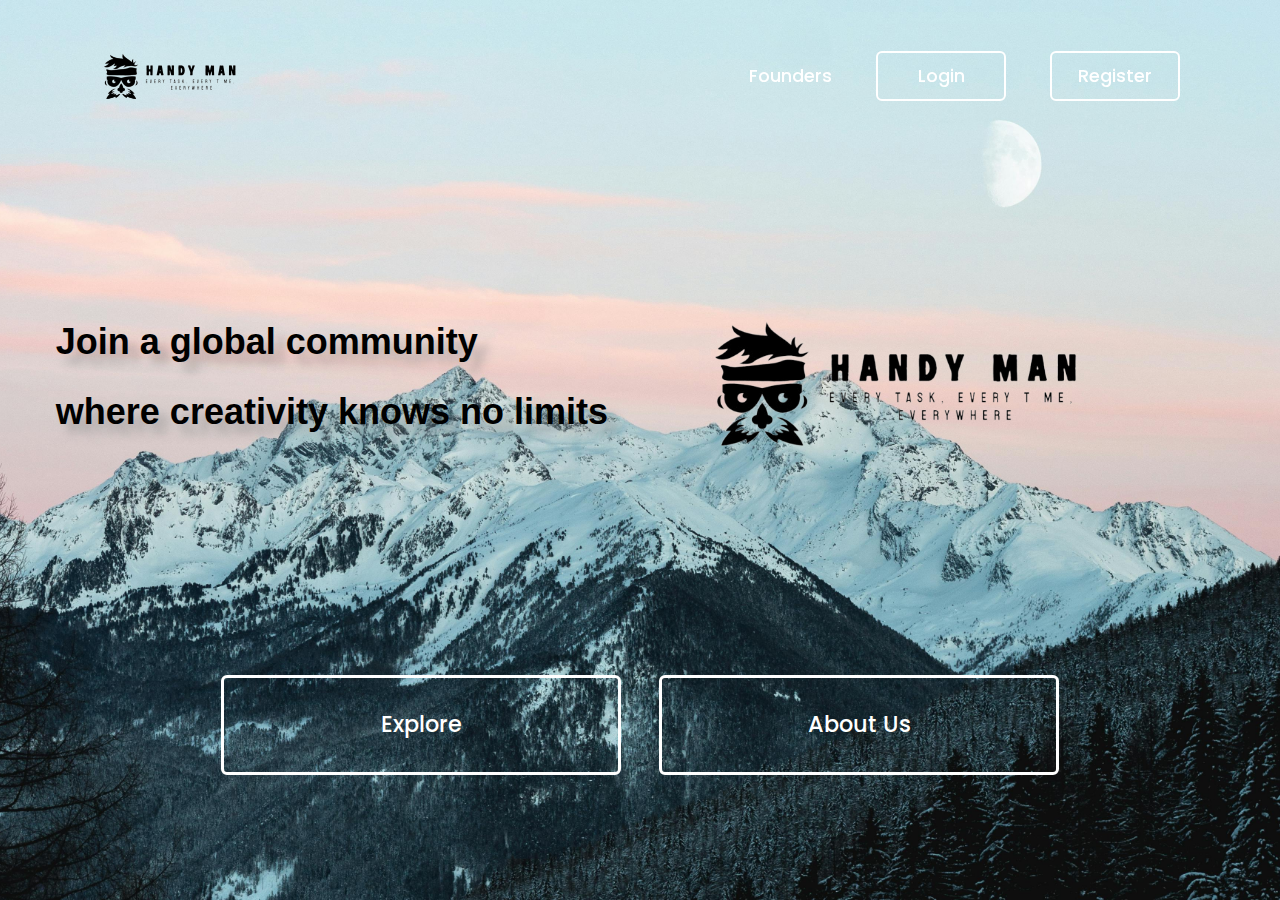
<file: index.html>
<!DOCTYPE html>
<html lang="en">
<head>
    <meta charset="UTF-8">
    <meta http-equiv="X-UA-Compatible" content="IE=edge">
    <meta name="viewport" content="width=device-width, initial-scale=1.0">
    <title>Document</title>
    <link rel="stylesheet" href="styles.css">
</head>
<body>
    <header>
          <img class="logo" src="Assets/images/HandyMan.png">
        <nav class="navigation">
            <a href="Founders.html">Founders</a>
            <button class="btnLogin-popup" onclick="window.location.href='login.html'">Login</button>
            <button class="btnLogin-popup" onclick="window.location.href='Register.html'">Register</button>
        </nav>
    </header>

<div class="row">
    <div class="col-6 mx-auto text-center button-container">
<button class="btn btn-success btn-sm m-1 custom-button" 
type="button" onclick="window.location.href='Explore.html'">
    Explore</button>
    </div>
<div class="col-6 mx-auto text-center button-container">
    <button class="btn btn-success btn-sm m-1 custom-button"
    type="button" onclick="window.location.href='AboutUS.html'">
        About Us
    </button>
    </div>
    </div>
</div>
    
    <div class="imagem-container">
        <img src="Assets/images/HandyMan.png" />
    </div>

    <div class="texto-container">
        <p class="p1">Join a global community</p> 
            <p class="p1">where creativity knows no limits</p>
    </div>
    

    
</body>
</html>
</file>
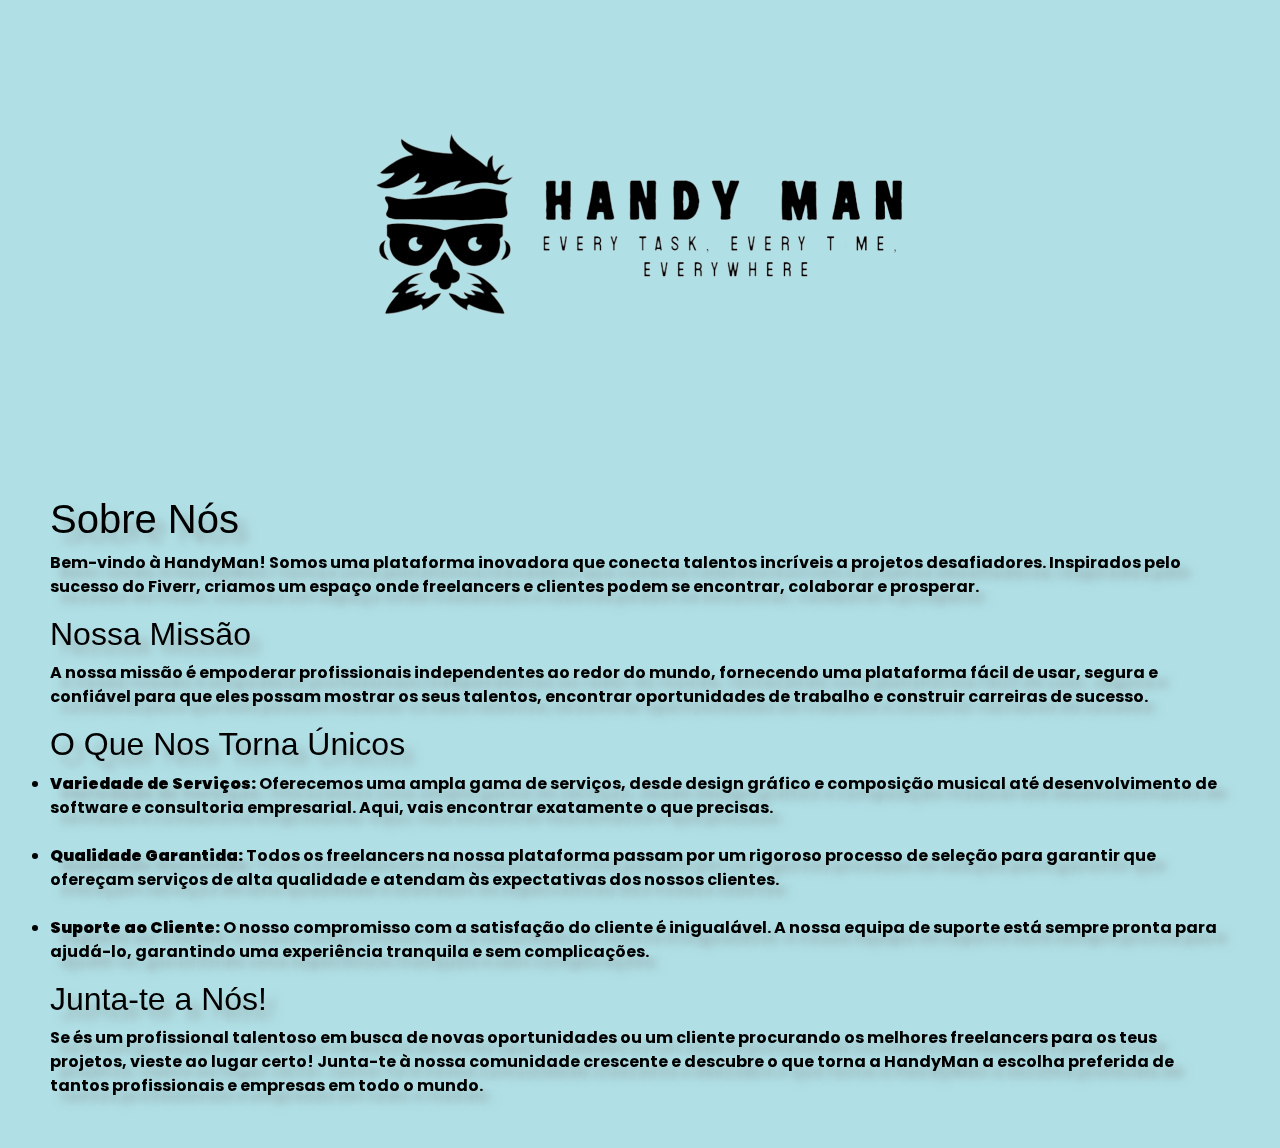
<file: AboutUS.html>
<!DOCTYPE html>
<html lang="en">
<head>
    <meta charset="UTF-8">
    <meta http-equiv="X-UA-Compatible" content="IE=edge">
    <meta name="viewport" content="width=device-width, initial-scale=1.0">
    <title>Document</title>
    <link rel="stylesheet" href="stylesAboutUS.css">
</head>
<body>
    <div class="content-container">
        <!-- Your existing content here -->
        <div class="imagem-container, text-center">
            <a href="index.html">
            <img src="Assets/images/HandyMan.png" />
            </a>
        </div>
        <div class="texto-container">
            <h1>Sobre Nós</h1>

            <p>Bem-vindo à HandyMan! Somos uma plataforma inovadora que conecta talentos incríveis a projetos desafiadores. Inspirados pelo sucesso do Fiverr, criamos um espaço onde freelancers e clientes podem se encontrar, colaborar e prosperar.</p>

            <h2>Nossa Missão</h2>

            <p>A nossa missão é empoderar profissionais independentes ao redor do mundo, fornecendo uma plataforma fácil de usar, segura e confiável para que eles possam mostrar os seus talentos, encontrar oportunidades de trabalho e construir carreiras de sucesso.</p>

            <h2>O Que Nos Torna Únicos</h2>

            <ul>
                <li><strong>Variedade de Serviços:</strong> Oferecemos uma ampla gama de serviços, desde design gráfico e composição musical até desenvolvimento de software e consultoria empresarial. Aqui, vais encontrar exatamente o que precisas.</li>
                <br>
                <li><strong>Qualidade Garantida:</strong> Todos os freelancers na nossa plataforma passam por um rigoroso processo de seleção para garantir que ofereçam serviços de alta qualidade e atendam às expectativas dos nossos clientes.</li>
                <br>
                <li><strong>Suporte ao Cliente:</strong> O nosso compromisso com a satisfação do cliente é inigualável. A nossa equipa de suporte está sempre pronta para ajudá-lo, garantindo uma experiência tranquila e sem complicações.</li>
            </ul>

            <h2>Junta-te a Nós!</h2>

            <p>Se és um profissional talentoso em busca de novas oportunidades ou um cliente procurando os melhores freelancers para os teus projetos, vieste ao lugar certo! Junta-te à nossa comunidade crescente e descubre o que torna a HandyMan a escolha preferida de tantos profissionais e empresas em todo o mundo.</p>

        </div>
    </div>
</body>

</html>
</file>
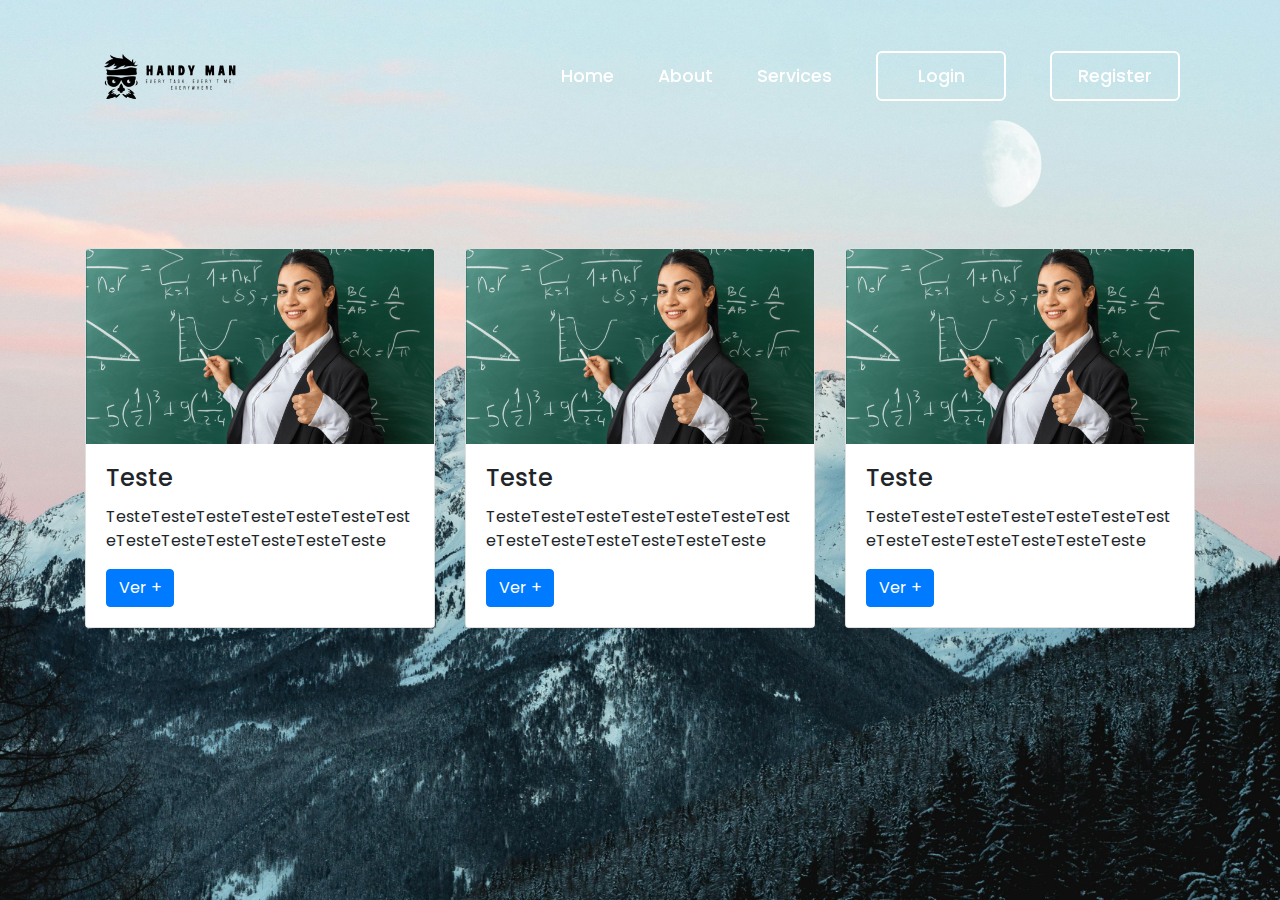
<file: BAS.html>
<!DOCTYPE html>
<html lang="en">
<head>
    <meta charset="UTF-8">
    <meta http-equiv="X-UA-Compatible" content="IE=edge">
    <meta name="viewport" content="width=device-width, initial-scale=1.0">
    <title>Document</title>
    <link rel="stylesheet" href="stylesBAS.css">
</head>
<body>

    <header>
        <img class="logo" src="Assets/images/HandyMan.png">
      <nav class="navigation">
          <a href="#">Home</a>
          <a href="#">About</a>
          <a href="#">Services</a>
          <button class="btnLogin-popup" onclick="window.location.href='login.html'">Login</button>
          <button class="btnLogin-popup" onclick="window.location.href='Register.html'">Register</button>
      </nav>
  </header>

<div class="container">
  <div class="row">
    <div class="col-md-4 mb-4">
      <div class="card">
        <img class="card-img-top" src="Assets/images/Teacher.png" alt="Card image" style="width:100%">
        <div class="card-body" style="background-color: rgba(255, 255, 255, 0.5);">
          <h4 class="card-title">Teste</h4>
          <p class="card-text">TesteTesteTesteTesteTesteTesteTesteTesteTesteTesteTesteTesteTeste</p>
          <a href="#" class="btn btn-primary">Ver +</a>
        </div>
      </div>
    </div>
    <div class="col-md-4 mb-4">
      <div class="card">
        <img class="card-img-top" src="Assets/images/Teacher.png" alt="Card image" style="width:100%">
        <div class="card-body" style="background-color: rgba(255, 255, 255, 0.5);">
          <h4 class="card-title">Teste</h4>
          <p class="card-text">TesteTesteTesteTesteTesteTesteTesteTesteTesteTesteTesteTesteTeste</p>
          <a href="#" class="btn btn-primary">Ver +</a>
        </div>
      </div>
    </div>
    <div class="col-md-4 mb-4">
      <div class="card">
        <img class="card-img-top" src="Assets/images/Teacher.png" alt="Card image" style="width:100%">
        <div class="card-body" style="background-color: rgba(255, 255, 255, 0.5);">
          <h4 class="card-title">Teste</h4>
          <p class="card-text">TesteTesteTesteTesteTesteTesteTesteTesteTesteTesteTesteTesteTeste</p>
          <a href="#" class="btn btn-primary">Ver +</a>
        </div>
      </div>
    </div>
  </div>

</div>

</body>
</html>
</file>
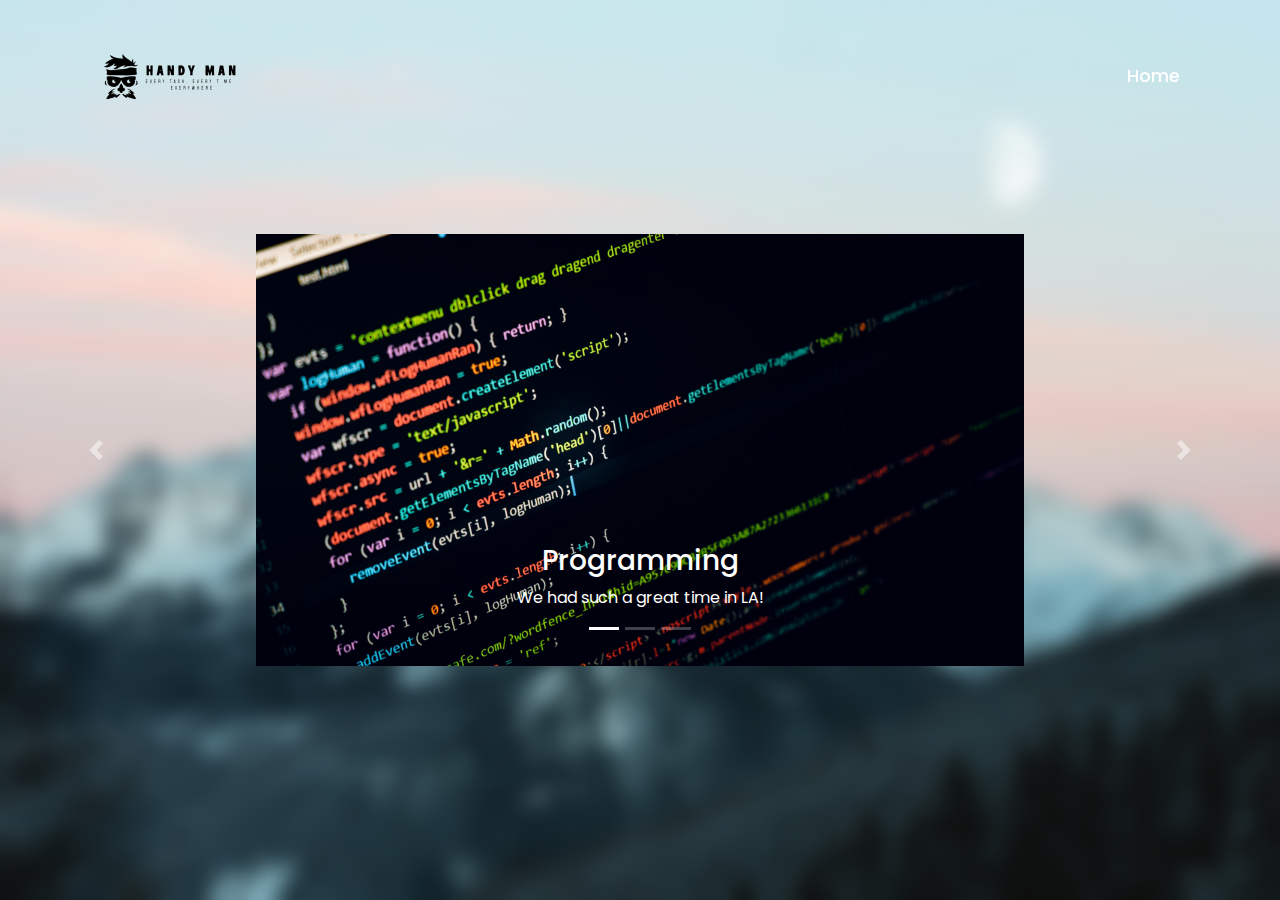
<file: Explore.html>
<!DOCTYPE html>
<html lang="en">
<head>
    <meta charset="UTF-8">
    <meta http-equiv="X-UA-Compatible" content="IE=edge">
    <meta name="viewport" content="width=device-width, initial-scale=1.0">
    <title>Document</title>
    <link rel="stylesheet" href="Explore.css">
</head>
<body>

    <header>
        <img class="logo" src="Assets/images/HandyMan.png">
      <nav class="navigation">
        <a href="index.html">Home</a>
      </nav>
    </header>
    <div id="demo" class="carousel slide carousel-container" data-ride="carousel">

      <!-- Indicators -->
      <ul class="carousel-indicators">
        <li data-target="#demo" data-slide-to="0" class="active"></li>
        <li data-target="#demo" data-slide-to="1"></li>
        <li data-target="#demo" data-slide-to="2"></li>
      </ul>
    
     <!-- The slideshow -->
  <div class="carousel-inner">
    <div class="carousel-item active">
      <img src="Assets/images/Code.jpg" alt="Los Angeles">
      <div class="carousel-caption">
        <h3>Programming</h3>
        <p>We had such a great time in LA!</p>
      </div>
    </div>
    <div class="carousel-item">
      <img src="Assets/images/Msuic.jpg" alt="Chicago">
      <div class="carousel-caption">
        <h3>Musical Production</h3>
        <p>Beautiful city with amazing music!</p>
      </div>
    </div>
    <div class="carousel-item">
      <img src="Assets/images/Video.jpg" alt="New York">
      <div class="carousel-caption">
        <h3>Video Production</h3>
        <p>Experience the hustle and bustle!</p>
      </div>
    </div>
  </div>

      <!-- Left and right controls -->
      <a class="carousel-control-prev" href="#demo" data-slide="prev">
        <span class="carousel-control-prev-icon"></span>
      </a>
      <a class="carousel-control-next" href="#demo" data-slide="next">
        <span class="carousel-control-next-icon"></span>
      </a>
    
    </div>

<script src="https://ajax.googleapis.com/ajax/libs/jquery/3.5.1/jquery.min.js"></script>
<script src="https://cdnjs.cloudflare.com/ajax/libs/popper.js/1.16.0/umd/popper.min.js"></script>
<script src="https://maxcdn.bootstrapcdn.com/bootstrap/4.5.2/js/bootstrap.min.js"></script>

</body>
</html>
</file>
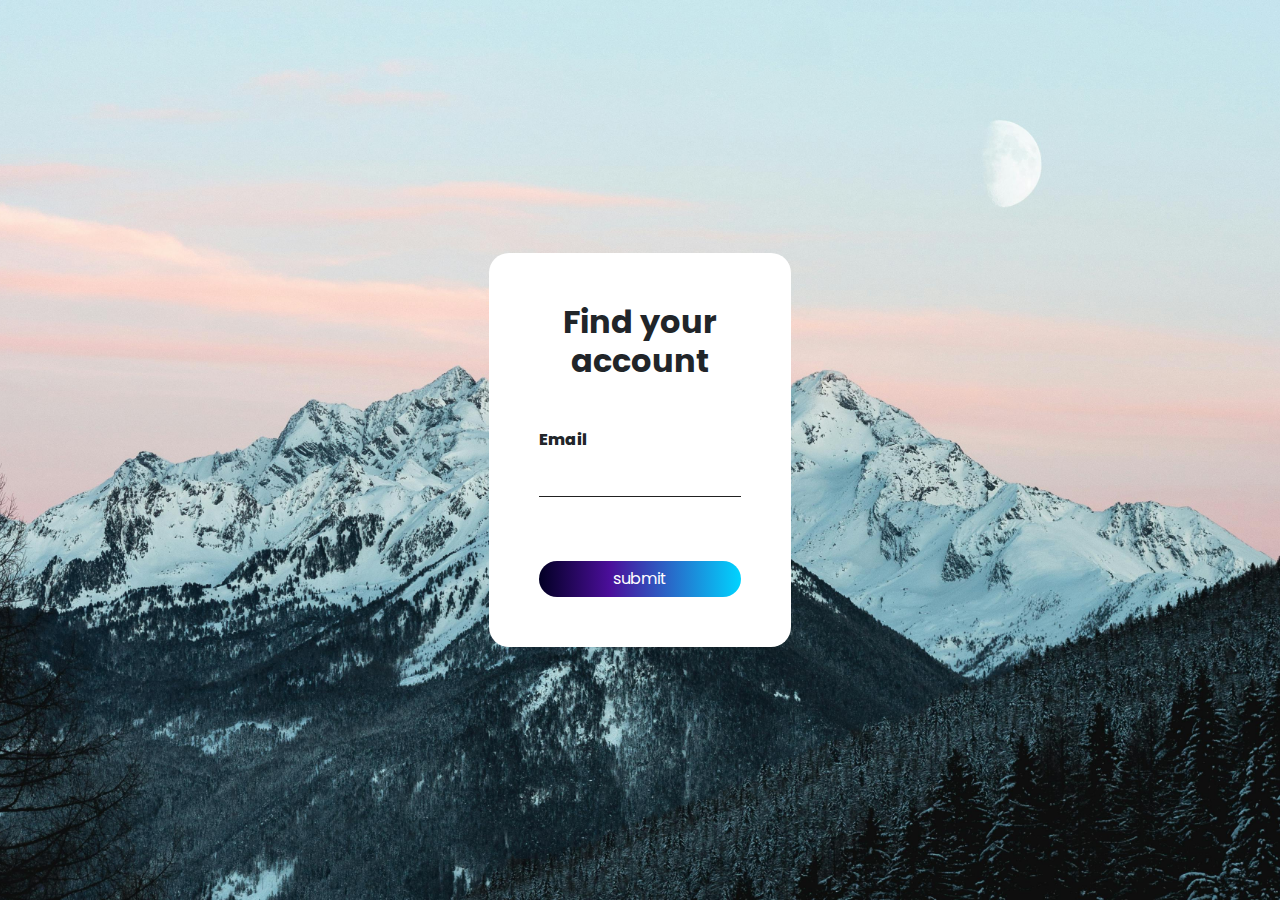
<file: forget.html>
<!doctype html>
<html lang="en">
  <head>
    <meta charset="utf-8">
    <meta name="viewport" content="width=device-width, initial-scale=1">
    <title>Forget Password</title>
    <link href="https://cdn.jsdelivr.net/npm/bootstrap@5.3.3/dist/css/bootstrap.min.css" rel="stylesheet" integrity="sha384-QWTKZyjpPEjISv5WaRU9OFeRpok6YctnYmDr5pNlyT2bRjXh0JMhjY6hW+ALEwIH" crossorigin="anonymous">
    <link rel="stylesheet" href="forget.css">
</head>
  <body>
    <div class="container-fluid">
        <form class="mx-auto">
            <h4 class="text-center">Find your account</h4>
            <div class="mb-3 mt-5">
              <label for="exampleInputEmail1" class="form-label">Email</label>
              <input type="email" class="form-control" id="exampleInputEmail1" aria-describedby="emailHelp">
            </div>
          
            <button type="submit" class="btn btn-primary mt-5">submit</button>
          </form>
    </div>

    
    <script src="https://cdn.jsdelivr.net/npm/bootstrap@5.3.3/dist/js/bootstrap.bundle.min.js" integrity="sha384-YvpcrYf0tY3lHB60NNkmXc5s9fDVZLESaAA55NDzOxhy9GkcIdslK1eN7N6jIeHz" crossorigin="anonymous"></script>
  </body>
</html>
</file>
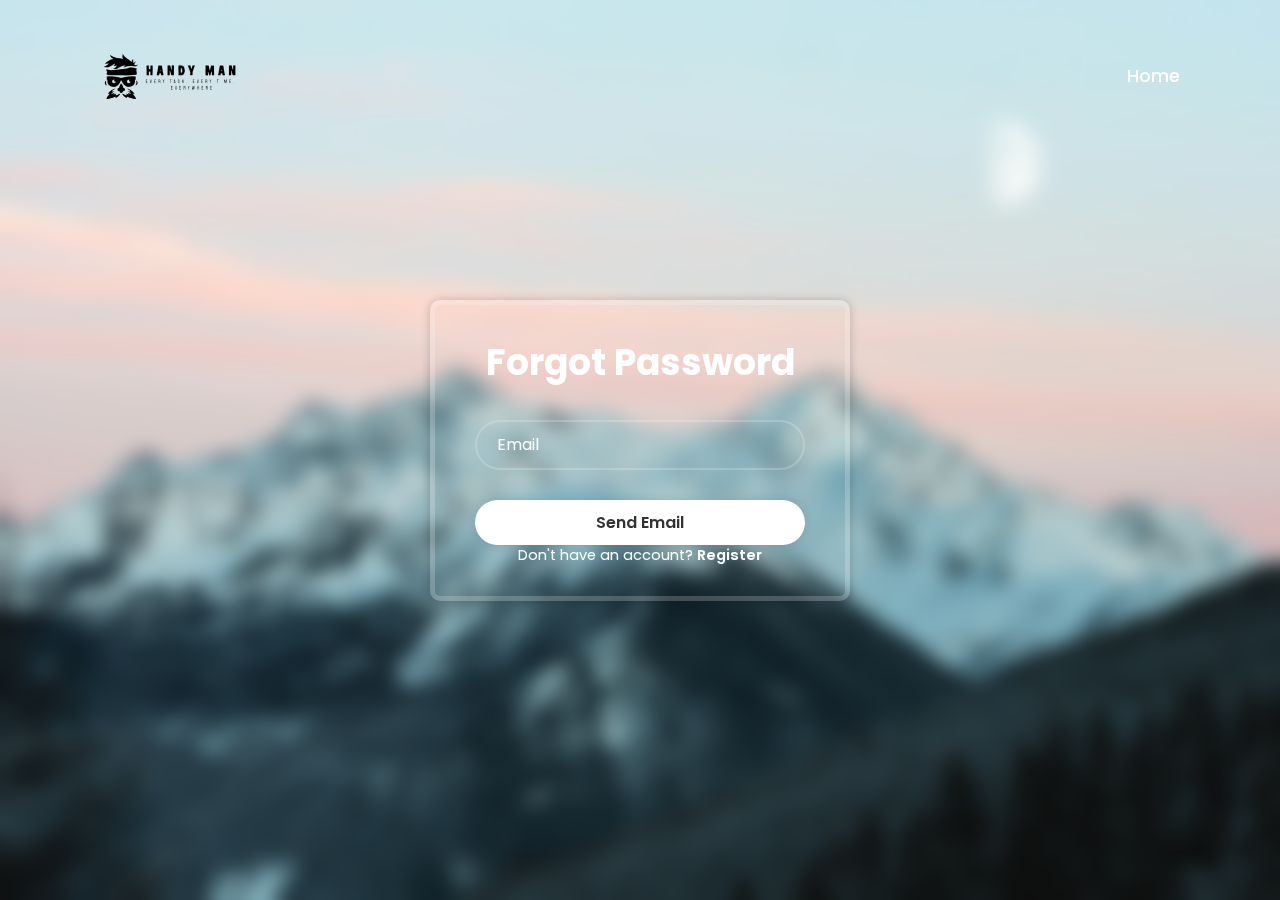
<file: forgot.html>
<!doctype html>
<html lang="en">
<head>
    <meta charset="UTF-8">
    <meta http-equiv="X-UA-Compatible" content="IE-edge">
    <meta name="viewport" content="width=device-width, initial-scale=1">
    <title>Login</title>
    <link rel="stylesheet" href="login.css">
</head>
<body>

<header>
    <img class="logo" src="Assets/images/HandyMan.png">
    <nav class="navigation">
        <a href="index.html">Home</a>
    </nav>
</header>

<div class="wrapper">
    <form action="">
        <h1>Forgot Password</h1>
        <div class="input-box">
            <input type="text" id="input1" placeholder="Email" required>
            <i class='bx bxs-user'></i>
        </div>

        <button type="button" class="btn" >Send Email</button>

        
        <div class="register-link">
            <p>Don't have an account?
                <a href="Register.html">Register</a>
            </p>
        </div>
    </form>
</div>

<script>
    function Login() {
        var email = document.getElementById("input1").value;
        var password = document.getElementById("input2").value;

        if (email === "Marcelo@gmail.com" && password === "senha123") {
            window.location.href = "index.html";
        } else {
            alert("This account doesn't exist");
        }
    }
</script>

</body>
</html>
</file>
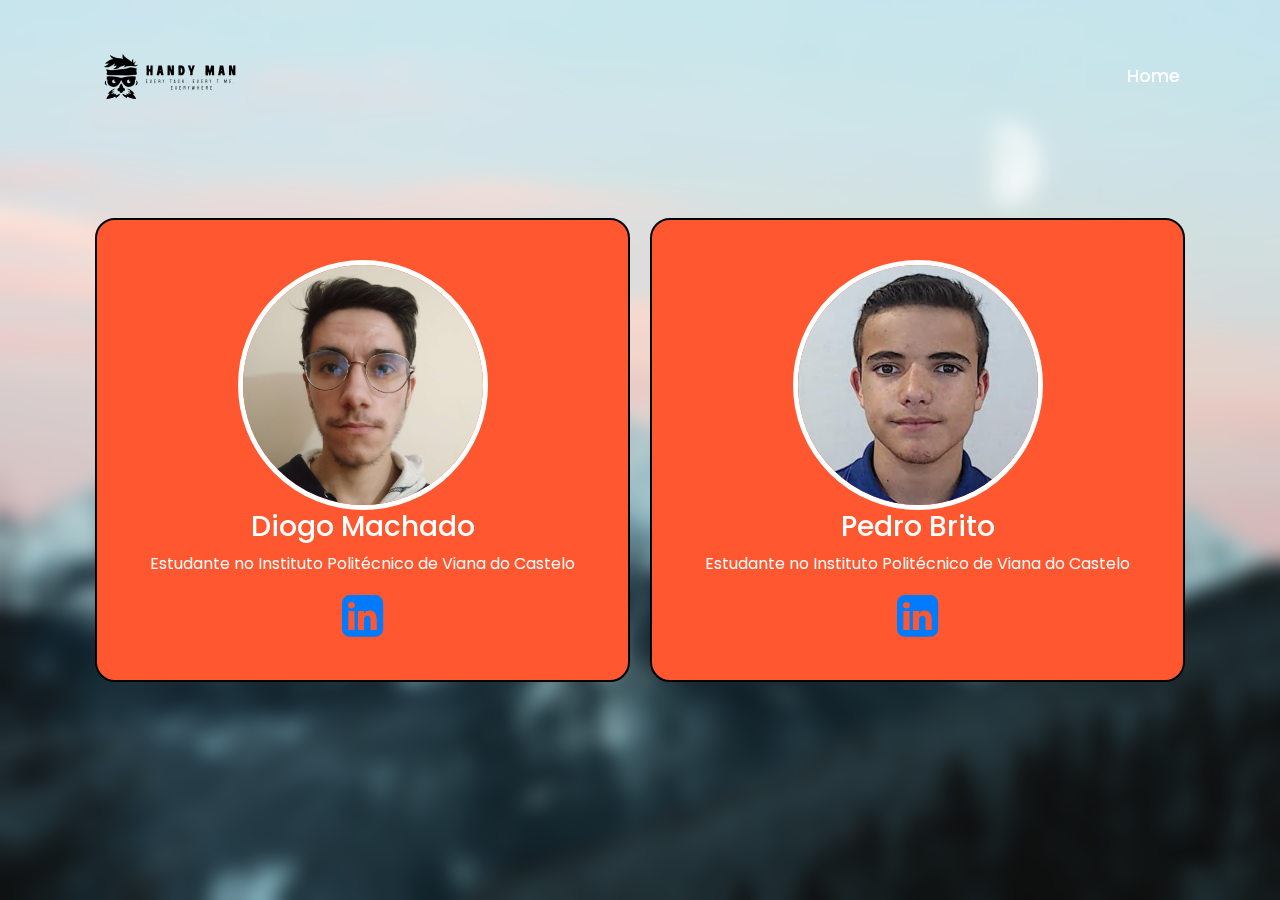
<file: Founders.html>
<!doctype html>
<html lang="en">
  <head>
    <meta charset="utf-8">
    <meta name="viewport" content="width=device-width, initial-scale=1">
    <title>Login</title>
    <link href="https://cdn.jsdelivr.net/npm/bootstrap@5.3.3/dist/css/bootstrap.min.css" rel="stylesheet" integrity="sha384-QWTKZyjpPEjISv5WaRU9OFeRpok6YctnYmDr5pNlyT2bRjXh0JMhjY6hW+ALEwIH" crossorigin="anonymous">
    <link rel="stylesheet" href="Founders.css">
</head>
  <body>
    <header>
        <img class="logo" src="Assets/images/HandyMan.png">
      <nav class="navigation">
        <a href="index.html">Home</a>
      </nav>
    </header>

    <div class="container">
          <div class="profile-box">
            <img src="Assets/images/Eu3.png" class="ProfilePic" style="width: 250px; height: 250px;">
            <h3>Diogo Machado</h3>
            <p>Estudante no Instituto Politécnico de Viana do Castelo</p>
            <a href="https://www.linkedin.com/">
              <i class="fa fa-linkedin-square" style="font-size:48px"></i>
            </a>
                    </div>
          <div class="profile-box">
            <img src="Assets/images/FotoDoCidadao.jpg" class="ProfilePic" style="width: 250px; height: 250px;">
            <h3>Pedro Brito</h3>
            <p>Estudante no Instituto Politécnico de Viana do Castelo</p>
            <a href="https://www.linkedin.com/">
              <i class="fa fa-linkedin-square" style="font-size:48px"></i>
            </a>
                    </div>
        </div>

    
    
  

    
    <script src="https://cdn.jsdelivr.net/npm/bootstrap@5.3.3/dist/js/bootstrap.bundle.min.js" integrity="sha384-YvpcrYf0tY3lHB60NNkmXc5s9fDVZLESaAA55NDzOxhy9GkcIdslK1eN7N6jIeHz" crossorigin="anonymous"></script>
  </body>
</html>
</file>
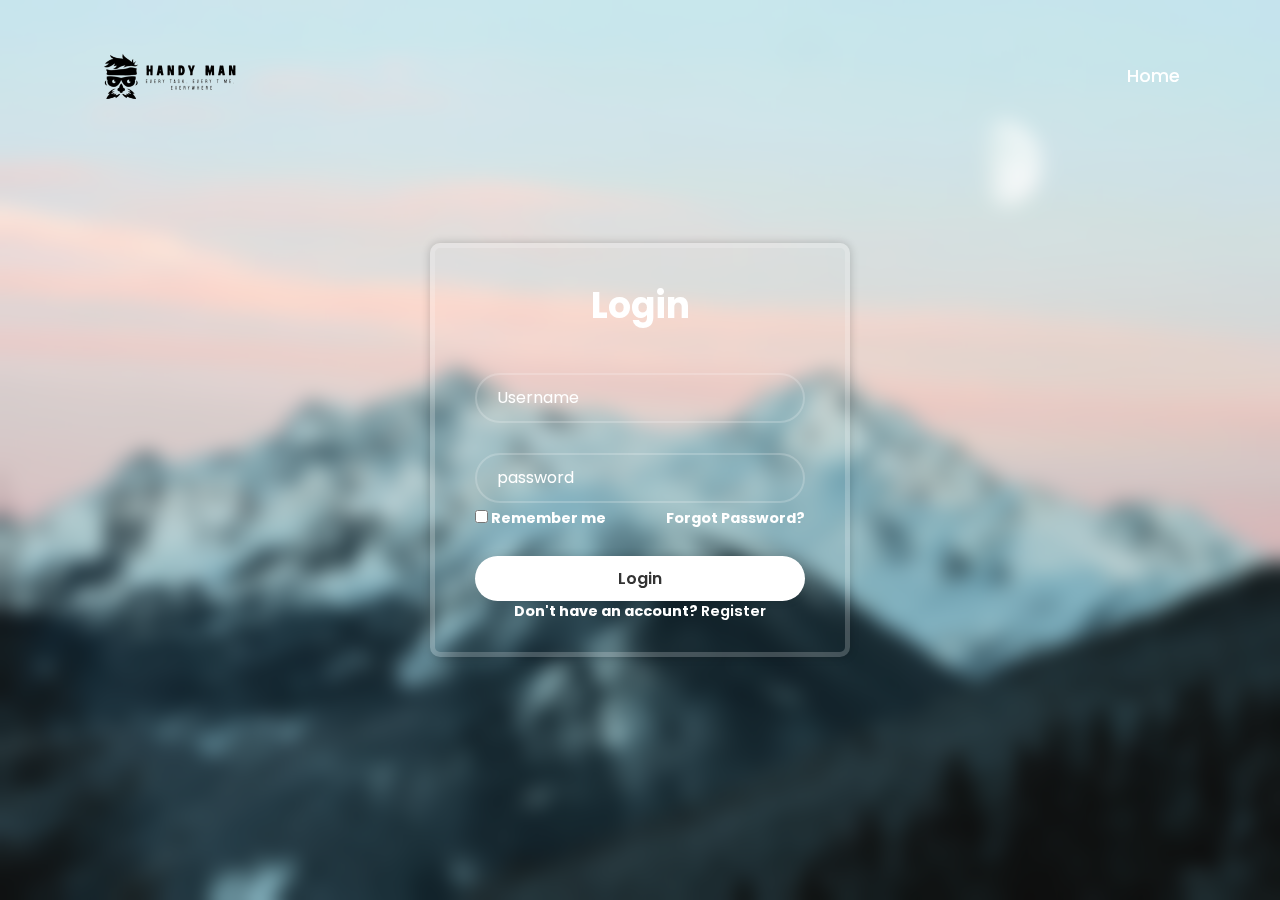
<file: login.html>
<!DOCTYPE html>
<html lang="pt">
<head>
    <meta charset="UTF-8">
    <meta http-equiv="X-UA-Compatible" content="IE-edge">
    <meta name="viewport" content="width=device-width, initial-scale=1">
    <title>Login</title>
    <link rel="stylesheet" href="login.css">
</head>
<body>
    
<header>
    <img class="logo" src="Assets/images/HandyMan.png">
    <nav class="navigation">
        <a href="index.html">Home</a>
    </nav>
</header>

<div class="wrapper">
    <form id="loginForm">
        <h1>Login</h 1>
        <div class="input-box">
            <input type="text" id="username" placeholder="Username" required>
            
        </div>
    
        <div class="input-box">
            <input type="password" id="password" placeholder="password" required>
            
        </div>
    
        <div class="remember-forgot">
            <label><input type="checkbox">Remember me
            </label>
            <a href="forgot.html">Forgot Password?</a>
        </div>
    
        <button type="submit" class="btn">Login</button>
    
        
        <div class="register-link">
            <p>Don't have an account?
                <a href="Register.html">Register</a>
            </p>
        </div>
    </form>
</div>

<script src="/scripts/Login.js"></script>

</body>
</html>
</file>
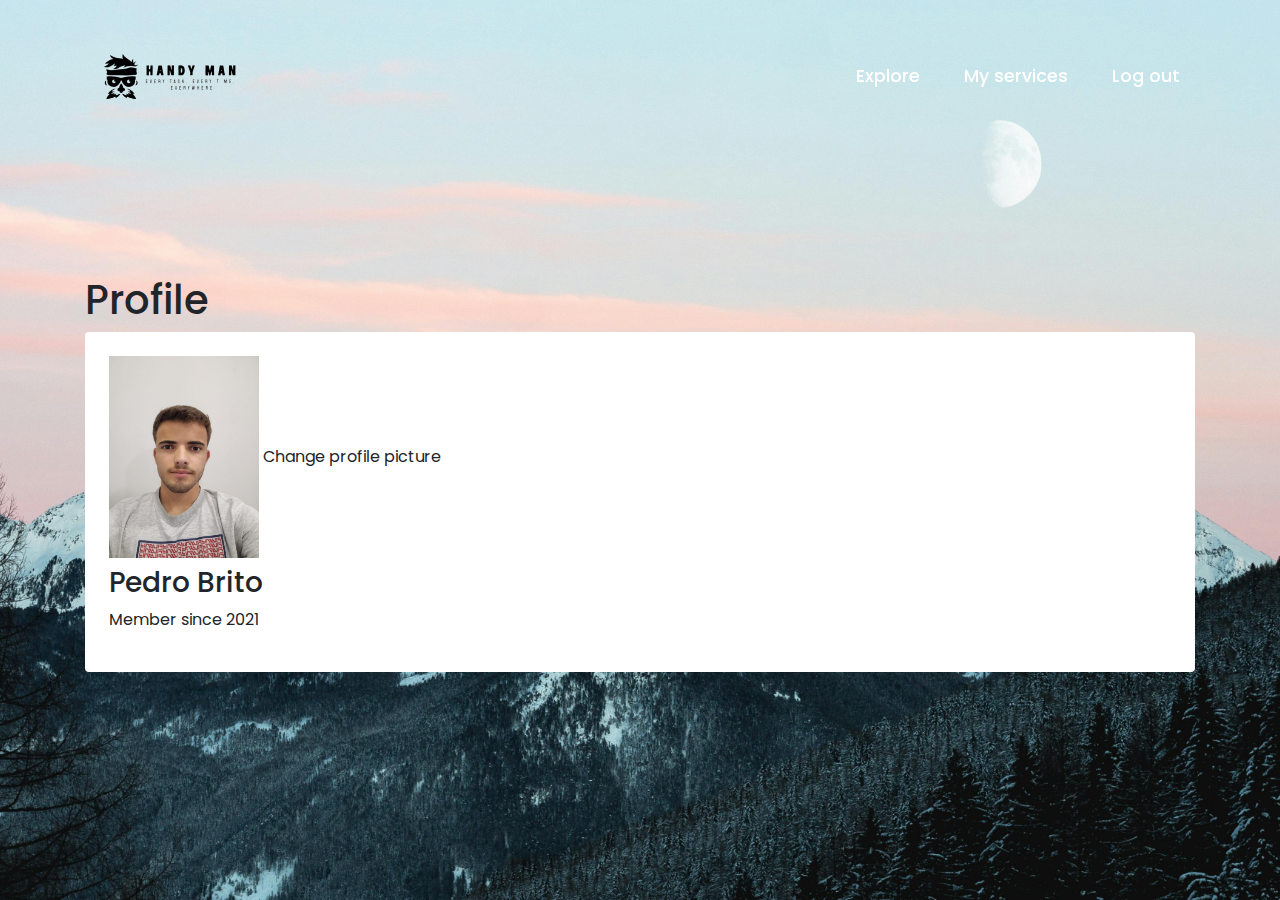
<file: perfil.html>
<!DOCTYPE html>
<html lang="pt">
<head>
    <meta charset="UTF-8">
    <meta http-equiv="X-UA-Compatible" content="IE-edge">
    <meta name="viewport" content="width=device-width, initial-scale=1">
    <title>Login</title>
    <link rel="stylesheet" href="user-dashboard.css">
</head>
<body>
    
<header>
    <img class="logo" src="Assets/images/HandyMan.png">
    <nav class="navigation">
        <a href="user-explore.html">Explore</a>
        <a href="user-dashboard.html">My services</a>
        <a href="index.html">Log out</a>

    </nav>
</header>

<div class="container mt-5">
    <h1>Profile</h1>

    <!-- Container para a tabela -->
    <div id="tableContainer" class="p-4 bg-white rounded">
        <div class="profile-box">
            <label for="profileImageInput">
                <img id="profileImage" src="./Assets/images/PedroBrito.jpeg" class=" profile-image" width="150">
                <span class="mt-2">Change profile picture</span>
            </label>
            <input type="file" id="profileImageInput" accept="image/*" style="display: none;">

            <h3>Pedro Brito</h3>
            <p>Member since 2021</p>
                    </div>
        </div>
    </div>
</div>



</body>
</html>
</file>
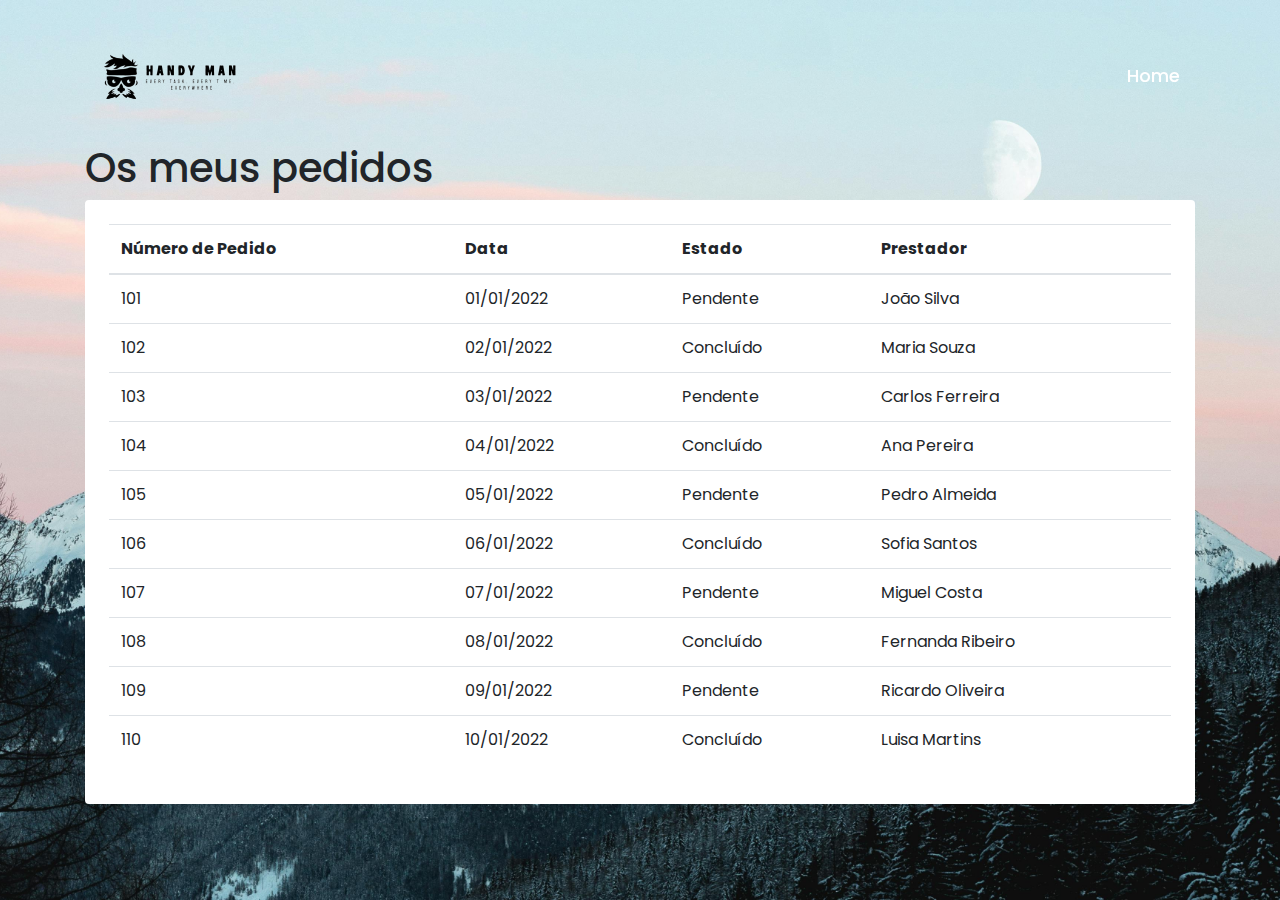
<file: user-dashboard.html>
<!DOCTYPE html>
<html lang="pt">
<head>
    <meta charset="UTF-8">
    <meta http-equiv="X-UA-Compatible" content="IE-edge">
    <meta name="viewport" content="width=device-width, initial-scale=1">
    <title>Login</title>
    <link rel="stylesheet" href="user-dashboard.css">
</head>
<body>
    
<header>
    <img class="logo" src="Assets/images/HandyMan.png">
    <nav class="navigation">
        <a href="index.html">Home</a>
    </nav>
</header>

<div class="container mt-5">
    <h1>Os meus pedidos</h1>

    <!-- Container para a tabela -->
    <div id="tableContainer" class="p-4 bg-white rounded"></div>
</div>


<script src="/scripts/user-dashboard.js"></script>

</body>
</html>
</file>
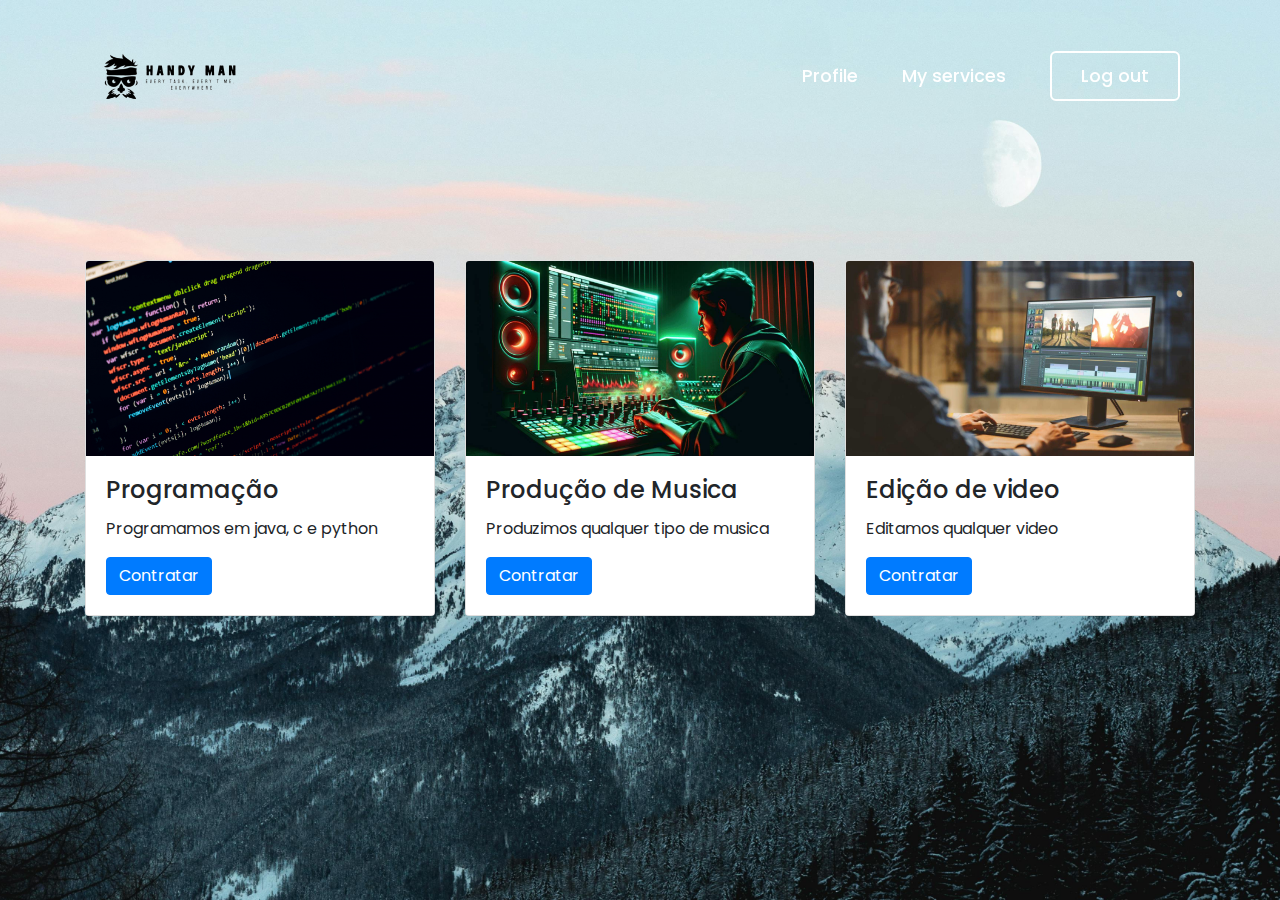
<file: user-explore.html>
<!DOCTYPE html>
<html lang="en">
<head>
    <meta charset="UTF-8">
    <meta http-equiv="X-UA-Compatible" content="IE=edge">
    <meta name="viewport" content="width=device-width, initial-scale=1.0">
    <title>Document</title>
    <link rel="stylesheet" href="user-explore.css">
</head>
<body>

    <header>
        <img class="logo" src="Assets/images/HandyMan.png">
      <nav class="navigation">
          <a href="perfil.html">Profile</a>
          <a href="user-dashboard.html">My services</a>
          <button class="btnLogin-popup" onclick="window.location.href='index.html'">Log out</button>
      </nav>
  </header>

<div class="container">
  <div class="row">
    <div class="col-md-4 mb-4">
      <div class="card">
        <img class="card-img-top" src="Assets/images/Code.jpg" alt="Card image" style="width:100%">
        <div class="card-body" style="background-color: rgba(255, 255, 255, 0.5);">
          <h4 class="card-title">Programação</h4>
          <p class="card-text">Programamos em java, c e python</p>
          <a href="#" class="btn btn-primary">Contratar</a>
        </div>
      </div>
    </div>
    <div class="col-md-4 mb-4">
      <div class="card">
        <img class="card-img-top" src="Assets/images/Msuic.jpg" alt="Card image" style="width:100%">
        <div class="card-body" style="background-color: rgba(255, 255, 255, 0.5);">
          <h4 class="card-title">Produção de Musica</h4>
          <p class="card-text">Produzimos qualquer tipo de musica</p>
          <a href="#" class="btn btn-primary">Contratar</a>
        </div>
      </div>
    </div>
    <div class="col-md-4 mb-4">
      <div class="card">
        <img class="card-img-top" src="Assets/images/Video.jpg" alt="Card image" style="width:100%">
        <div class="card-body" style="background-color: rgba(255, 255, 255, 0.5);">
          <h4 class="card-title">Edição de video</h4>
          <p class="card-text">Editamos qualquer video</p>
          <a href="#" class="btn btn-primary">Contratar</a>
        </div>
      </div>
    </div>
  </div>

</div>

</body>
</html>
</file>
<file: forget.css>
@import url('https://fonts.googleapis.com/css2?family=Poppins:wght@300;400;500;600;700;800;900&display=swap');

*{
    padding: 0;
    margin: 0;
    box-sizing: border-box;
  
}

body{
    display: flex;
    justify-content: center;
    align-items: center;
    min-width: 100vw;
    min-height: 100vh; 
    background: url('Assets/images/background.jpg') no-repeat;
    background-size: cover;
    background-position: center;
    font-family: 'Poppins', sans-serif;

}
form{
    border-radius: 20px;
    width: 24% !important;
    background-color: white !important;
    padding: 50px;
}

.btn-primary{
    width: 100%;
    border: none;
    border-radius: 50px;
    background: linear-gradient(90deg, rgba(2,0,36,1) 0%, rgba(75,14,154,1) 35%, rgba(0,212,255,1) 100%);
    
}

.form-control{
    color: rgba(0,0,0,.87);
    border-bottom-color: rgba(0,0,0,.42);
    box-shadow: none !important;
    border: none;
    border-bottom: 1px solid;
    border-radius: 4px 4px 0 0;
    }
 h4{
    font-size: 2rem !important;
    font-weight: 700;
 }  
 .form-label{
    font-weight: 800 !important;
 }
@media only screen and (max-width: 600px) {
    form {
        width: 100% !important;
    }
  }
</file>
<file: login.css>
@import url('https://fonts.googleapis.com/css2?family=Poppins:wght@300;400;500;600;700;800;900&display=swap');

*{
    padding: 0;
    margin: 0;
    box-sizing: border-box;
    font-family: "Poppins", sans-serif;
  
}

body {
    display: flex;
    justify-content: center;
    align-items: center;
    min-width: 100vw;
    min-height: 100vh; 
    background: url('Assets/images/background.jpg') no-repeat;
    background-size: cover;
    background-position: center;
    font-family: 'Poppins', sans-serif;
    backdrop-filter: blur(10px); 
}
@import url('https://fonts.googleapis.com/css2?family=Poppins:wght@300;400;500;600;700;800;900&display=swap');
@import url('https://cdn.jsdelivr.net/npm/bootstrap@4.6.2/dist/css/bootstrap.min.css');
@import url('https://maxcdn.bootstrapcdn.com/bootstrap/4.1.0/css/bootstrap.min.css');
*{
    margin: 0;
    padding: 0;
    box-sizing: border-box;
    font-family: 'Poppins' , sans-serif;
}


body {
    display: flex;
    justify-content: center;
    align-items: center;
    margin: 0; /* Remove margens padrão do body */
    height: 100vh; /* Altura total da viewport */
    background: url('Assets/images/background.jpg') no-repeat;
    background-size: cover;
    background-position: center;
}





header{
    position: fixed;
    top: 0;
    left: 0;
    width: 100%;
    padding: 20px 100px;
    display: flex;
    justify-content: space-between;
    align-items: center; 
    z-index: 99;
    
}

.logo {
    width: 13%;
    height: auto;
}

.navigation a{
    position: relative;
    font-size: 1.1em;
    color: white;
    text-decoration: none;
    font-weight: 500;
    margin-left: 40px;
}

.navigation a::after
{

    content: '';
    position: absolute;
    left: 0;
    bottom: -6px;
    width: 100%;
    height: 3px;
    background: #fff;
    transform-origin: right;
    border-radius: 5px;
    transform: scaleX(0);
    transition: transform .5s;
}

.navigation a:hover::after
{
    transform-origin: left;
    transform: scaleX(1);
}


.navigation .btnLogin-popup{
    width: 130px;
    height: 50px;
    background: transparent;
    border: 2px solid #fff;
    outline: none;
    border-radius: 6px;
    cursor: pointer;
    font-size: 1.1em;
    color: #fff;
    font-weight: 500;
    margin-left: 40px;
    transition: .5s;
}

.navigation .btnLogin-popup:hover {
    background: #fff;
    color: #162938;
}

.button-container {
    margin-top: 550px; /* Ajuste o valor conforme necessário */
}

.buttonn-container {
    margin: auto;
    text-align: center;
}

.custom-button {
    width: 400px;
    height: 100px;
    background: transparent;
    border: 3px solid #fff;
    outline: none;
    border-radius: 6px;
    cursor: pointer;
    font-size: 1.4em;
    color: #fff;
    font-weight: 500;
    margin-left: 40px;
    transition: .5s;

}

.custom-button:hover {
    background: #fff;
    color: #162938;
}

.imagem-container img {
    max-width: 100%; /* Garante que a imagem não ultrapasse a largura do contêiner */
    height: auto; /* Mantém a proporção */
}

.texto-container {
    margin: 50px;
    font-family: 'Segoe UI', Tahoma, Geneva, Verdana, sans-serif;
    font-size: 12;
    font-weight: bold;
    color: black; /* Cor do texto */
    text-shadow: 10px 10px 10px rgba(128, 128, 128, 0.5); /* Adiciona sombra de texto cinza */
}

.wrapper{
    width: 420px;
    background: transparent;
    border: 5px solid rgba(255, 255, 255, .2);
    backdrop-filter: blur(20px);
    box-shadow: 0 0 10px rgba(0, 0, 0, .2);
    color: #fff;
    border-radius: 10px;
    padding:30px 40px;

}

.wrapper h1{
    font-size: 36px;
    text-align: center;
}

.wrapper .input-box
{
    width: 100%;
    height: 50px;
    margin: 30px 0;
}

.input-box input
{
    width: 100%;
    height: 100%;
    background: transparent;
    border: none;
    outline: none;
    border: 2px solid rgba(255, 255, 255, .2);
    border-radius: 40px;
    font-size: 16px;
    color: #fff;
    padding: 20px 45px 20px 20px;
}

.input-box input::placeholder{
    color: #fff;

}

.input-box i {
    position: absolute;
    right: 20px;
    top: 50%;
    transform: translateY(-50%);
    font-size: 20px;
}

.wrapper .remember-forgot{
    display: flex;
    justify-content: space-between;
    font-size: 14.5px;
    margin: -15px 0 15px;

}

.remember-forgot label input{
    accent-color: #fff;
    margin-right: 3px;
}

.remember-forgot a{
    color: #fff;
    text-decoration: none;
}

.remember-forgot a:hover{
    text-decoration: underline;
}

.wrapper .btn{
    width: 100%;
    height: 45px;
    background: #fff;
    border: none;
    outline: none;
    border-radius: 40px;
    box-shadow: 0 0 10px rgba(0, 0, 0, .1);
    cursor:pointer;
    font-size: 16px;
    color: #333;
    font-weight: 600;
}

.wrapper .register-link{
    font-size: 14.5px;
    text-align: center;
    margin-top: 20px 0 15px;


}

.register-link p a {
    color: #fff;
    text-decoration: none;
    font-weight: 600;
}

.register-link p a:hover{
    text-decoration: underline;
}
</file>
<file: styles.css>
@import url('https://fonts.googleapis.com/css2?family=Poppins:wght@300;400;500;600;700;800;900&display=swap');
@import url('https://cdn.jsdelivr.net/npm/bootstrap@4.6.2/dist/css/bootstrap.min.css');
@import url('https://maxcdn.bootstrapcdn.com/bootstrap/4.1.0/css/bootstrap.min.css');
*{
    margin: 0;
    padding: 0;
    box-sizing: border-box;
    font-family: 'Poppins' , sans-serif;
}


body {
    display: flex;
    justify-content: center;
    align-items: center;
    margin: 0; /* Remove margens padrão do body */
    height: 100vh; /* Altura total da viewport */
    background: url('Assets/images/background.jpg') no-repeat;
    background-size: cover;
    background-position: center;
}


header{
    position: fixed;
    top: 0;
    left: 0;
    width: 100%;
    padding: 20px 100px;
    display: flex;
    justify-content: space-between;
    align-items: center; 
    z-index: 99;
}

.logo {
    width: 13%;
    height: auto;
}

.navigation a{
    position: relative;
    font-size: 1.1em;
    color: white;
    text-decoration: none;
    font-weight: 500;
    margin-left: 40px;
}

.navigation a::after
{

    content: '';
    position: absolute;
    left: 0;
    bottom: -6px;
    width: 100%;
    height: 3px;
    background: #fff;
    transform-origin: right;
    border-radius: 5px;
    transform: scaleX(0);
    transition: transform .5s;
}

.navigation a:hover::after
{
    transform-origin: left;
    transform: scaleX(1);
}


.navigation .btnLogin-popup{
    width: 130px;
    height: 50px;
    background: transparent;
    border: 2px solid #fff;
    outline: none;
    border-radius: 6px;
    cursor: pointer;
    font-size: 1.1em;
    color: #fff;
    font-weight: 500;
    margin-left: 40px;
    transition: .5s;
}

.navigation .btnLogin-popup:hover {
    background: #fff;
    color: #162938;
}

.button-container {
    margin-top: 550px; /* Ajuste o valor conforme necessário */
}

.buttonn-container {
    margin: auto;
    text-align: center;
}

.custom-button {
    width: 400px;
    height: 100px;
    background: transparent;
    border: 3px solid #fff;
    outline: none;
    border-radius: 6px;
    cursor: pointer;
    font-size: 1.4em;
    color: #fff;
    font-weight: 500;
    margin-left: 40px;
    transition: .5s;

}

.custom-button:hover {
    background: #fff;
    color: #162938;
}

.imagem-container {
    position: absolute;
    top: 42.5%; /* Posiciona o topo do elemento na metade da altura do seu contêiner pai */
    left: 70%; /* Posiciona a esquerda do elemento na metade da largura do seu contêiner pai */
    transform: translate(-50%, -50%); /* Move o elemento para trás em 50% de sua própria largura e altura, centralizando-o */
}


.imagem-container img {
    max-width: 100%; /* Garante que a imagem não ultrapasse a largura do contêiner */
    height: auto; /* Mantém a proporção */
}

.texto-container {
    position: absolute;
    top: 35%;
    right: 52.5%; /* Alinhar à esquerda da imagem */
    font-family: 'Segoe UI', Tahoma, Geneva, Verdana, sans-serif;
    font-size: 36px;
    font-weight: bold;
    color: black; /* Cor do texto */
    text-shadow: 10px 10px 10px rgba(128, 128, 128, 0.5); /* Adiciona sombra de texto cinza */
}


.p1 {
    font-family: Arial, Helvetica, sans-serif;

  }
  
  .p2 {
    font-family: Arial, Helvetica, sans-serif;
  }
  
  .p3 {
    font-family: "Lucida Console", "Courier New", monospace;
  }
</file>
<file: stylesAboutUS.css>
@import url('https://fonts.googleapis.com/css2?family=Poppins:wght@300;400;500;600;700;800;900&display=swap');
@import url('https://cdn.jsdelivr.net/npm/bootstrap@4.6.2/dist/css/bootstrap.min.css');
@import url('https://maxcdn.bootstrapcdn.com/bootstrap/4.1.0/css/bootstrap.min.css');
*{
    margin: 0;
    padding: 0;
    box-sizing: border-box;
    font-family: 'Poppins' , sans-serif;
}


body {
    display: flex;
    justify-content: center;
    align-items: center;
    min-width: 100vw;
    min-height: 100vh; 
    background-color: PowderBlue; 
    background-size: cover;
    background-position: center;
    font-family: 'Poppins', sans-serif;
    backdrop-filter: blur(10px); 
}





header{
    position: fixed;
    top: 0;
    left: 0;
    width: 100%;
    padding: 20px 100px;
    display: flex;
    justify-content: space-between;
    align-items: center; 
    z-index: 99;
    
}

.logo {
    width: 13%;
    height: auto;
}

.navigation a{
    position: relative;
    font-size: 1.1em;
    color: white;
    text-decoration: none;
    font-weight: 500;
    margin-left: 40px;
}

.navigation a::after
{

    content: '';
    position: absolute;
    left: 0;
    bottom: -6px;
    width: 100%;
    height: 3px;
    background: #fff;
    transform-origin: right;
    border-radius: 5px;
    transform: scaleX(0);
    transition: transform .5s;
}

.navigation a:hover::after
{
    transform-origin: left;
    transform: scaleX(1);
}


.navigation .btnLogin-popup{
    width: 130px;
    height: 50px;
    background: transparent;
    border: 2px solid #fff;
    outline: none;
    border-radius: 6px;
    cursor: pointer;
    font-size: 1.1em;
    color: #fff;
    font-weight: 500;
    margin-left: 40px;
    transition: .5s;
}

.navigation .btnLogin-popup:hover {
    background: #fff;
    color: #162938;
}

.button-container {
    margin-top: 550px; /* Ajuste o valor conforme necessário */
}

.buttonn-container {
    margin: auto;
    text-align: center;
}

.custom-button {
    width: 400px;
    height: 100px;
    background: transparent;
    border: 3px solid #fff;
    outline: none;
    border-radius: 6px;
    cursor: pointer;
    font-size: 1.4em;
    color: #fff;
    font-weight: 500;
    margin-left: 40px;
    transition: .5s;

}

.custom-button:hover {
    background: #fff;
    color: #162938;
}

.imagem-container img {
    max-width: 100%; /* Garante que a imagem não ultrapasse a largura do contêiner */
    height: auto; /* Mantém a proporção */
}

.texto-container {
    margin: 50px;
    font-family: 'Segoe UI', Tahoma, Geneva, Verdana, sans-serif;
    font-size: 12;
    font-weight: bold;
    color: black; /* Cor do texto */
    text-shadow: 10px 10px 10px rgba(128, 128, 128, 0.5); /* Adiciona sombra de texto cinza */
}
</file>
<file: stylesBAS.css>
@import url('https://fonts.googleapis.com/css2?family=Poppins:wght@300;400;500;600;700;800;900&display=swap');
@import url('https://cdn.jsdelivr.net/npm/bootstrap@4.6.2/dist/css/bootstrap.min.css');
@import url('https://maxcdn.bootstrapcdn.com/bootstrap/4.1.0/css/bootstrap.min.css');
*{
    margin: 0;
    padding: 0;
    box-sizing: border-box;
    font-family: 'Poppins' , sans-serif;
}


body {
    display: flex;
    justify-content: center;
    align-items: center;
    min-width: 100vw;
    min-height: 0vh; 
    background: url('Assets/images/background.jpg') no-repeat;
    background-size: cover;
    background-position: center;
}



header{
    position: fixed;
    top: 0;
    left: 0;
    width: 100%;
    padding: 20px 100px;
    display: flex;
    justify-content: space-between;
    align-items: center; 
    z-index: 99;
}

.logo {
    width: 13%;
    height: auto;
}

.navigation a{
    position: relative;
    font-size: 1.1em;
    color: white;
    text-decoration: none;
    font-weight: 500;
    margin-left: 40px;
}

.navigation a::after
{

    content: '';
    position: absolute;
    left: 0;
    bottom: -6px;
    width: 100%;
    height: 3px;
    background: #fff;
    transform-origin: right;
    border-radius: 5px;
    transform: scaleX(0);
    transition: transform .5s;
}

.navigation a:hover::after
{
    transform-origin: left;
    transform: scaleX(1);
}


.navigation .btnLogin-popup{
    width: 130px;
    height: 50px;
    background: transparent;
    border: 2px solid #fff;
    outline: none;
    border-radius: 6px;
    cursor: pointer;
    font-size: 1.1em;
    color: #fff;
    font-weight: 500;
    margin-left: 40px;
    transition: .5s;
}

.navigation .btnLogin-popup:hover {
    background: #fff;
    color: #162938;
}

.button-container {
    margin-top: 550px; /* Ajuste o valor conforme necessário */
}

.buttonn-container {
    margin: auto;
    text-align: center;
}



.custom-button {
    width: 400px;
    height: 100px;
    background: transparent;
    border: 3px solid #fff;
    outline: none;
    border-radius: 6px;
    cursor: pointer;
    font-size: 1.4em;
    color: #fff;
    font-weight: 500;
    margin-left: 40px;
    transition: .5s;

}

.custom-button:hover {
    background: #fff;
    color: #162938;
}

.imagem-container {
    position: absolute;
    top: 42.5%; /* Posiciona o topo do elemento na metade da altura do seu contêiner pai */
    left: 70%; /* Posiciona a esquerda do elemento na metade da largura do seu contêiner pai */
    transform: translate(-50%, -50%); /* Move o elemento para trás em 50% de sua própria largura e altura, centralizando-o */
}

.container {
    display: flex;
    justify-content: center;
    align-items: center;
    min-height: 100vh; /* Mínima altura da tela */
}

.row {
    display: flex;
    justify-content: center;
    align-items: center;
}


.imagem-container img {
    max-width: 100%; /* Garante que a imagem não ultrapasse a largura do contêiner */
    height: auto; /* Mantém a proporção */
}

.texto-container {
    position: absolute;
    top: 35%;
    right: 52.5%; /* Alinhar à esquerda da imagem */
    font-family: 'Segoe UI', Tahoma, Geneva, Verdana, sans-serif;
    font-size: 36px;
    font-weight: bold;
    color: black; /* Cor do texto */
    text-shadow: 10px 10px 10px rgba(128, 128, 128, 0.5); /* Adiciona sombra de texto cinza */
}


.p1 {
  }
  
  .p2 {
    font-family: Arial, Helvetica, sans-serif;
  }
  
  .p3 {
    font-family: "Lucida Console", "Courier New", monospace;
  }
</file>
<file: Explore.css>
@import url('https://fonts.googleapis.com/css2?family=Poppins:wght@300;400;500;600;700;800;900&display=swap');
@import url('https://cdn.jsdelivr.net/npm/bootstrap@4.6.2/dist/css/bootstrap.min.css');
@import url('https://maxcdn.bootstrapcdn.com/bootstrap/4.1.0/css/bootstrap.min.css');
*{
    margin: 0;
    padding: 0;
    box-sizing: border-box;
    font-family: 'Poppins' , sans-serif;
}

body {
    display: flex;
    justify-content: center;
    align-items: center;
    min-width: 100vw;
    min-height: 100vh; 
    background: url('Assets/images/background.jpg') no-repeat;
    background-size: cover;
    background-position: center;
    backdrop-filter: blur(10px); 
}


header{
    position: fixed;
    top: 0;
    left: 0;
    width: 100%;
    padding: 20px 100px;
    display: flex;
    justify-content: space-between;
    align-items: center; 
    z-index: 99;
}

.logo {
    width: 13%;
    height: auto;
}

.navigation a{
    position: relative;
    font-size: 1.1em;
    color: white;
    text-decoration: none;
    font-weight: 500;
    margin-left: 40px;
}

.navigation a::after
{

    content: '';
    position: absolute;
    left: 0;
    bottom: -6px;
    width: 100%;
    height: 3px;
    background: #fff;
    transform-origin: right;
    border-radius: 5px;
    transform: scaleX(0);
    transition: transform .5s;
}

.navigation a:hover::after
{
    transform-origin: left;
    transform: scaleX(1);
}


.navigation .btnLogin-popup{
    width: 130px;
    height: 50px;
    background: transparent;
    border: 2px solid #fff;
    outline: none;
    border-radius: 6px;
    cursor: pointer;
    font-size: 1.1em;
    color: #fff;
    font-weight: 500;
    margin-left: 40px;
    transition: .5s;
}

.navigation .btnLogin-popup:hover {
    background: #fff;
    color: #162938;
}

.button-container {
    margin-top: 550px; /* Ajuste o valor conforme necessário */
}

.buttonn-container {
    margin: auto;
    text-align: center;
}



.custom-button {
    width: 400px;
    height: 100px;
    background: transparent;
    border: 3px solid #fff;
    outline: none;
    border-radius: 6px;
    cursor: pointer;
    font-size: 1.4em;
    color: #fff;
    font-weight: 500;
    margin-left: 40px;
    transition: .5s;

}

.custom-button:hover {
    background: #fff;
    color: #162938;
}

.imagem-container {
    position: absolute;
    top: 42.5%; /* Posiciona o topo do elemento na metade da altura do seu contêiner pai */
    left: 70%; /* Posiciona a esquerda do elemento na metade da largura do seu contêiner pai */
    transform: translate(-50%, -50%); /* Move o elemento para trás em 50% de sua própria largura e altura, centralizando-o */
}

.container {
    display: flex;
    justify-content: center;
    align-items: center;
    min-height: 100vh; /* Mínima altura da tela */
}

.row {
    display: flex;
    justify-content: center;
    align-items: center;
}


.imagem-container img {
    max-width: 100%; /* Garante que a imagem não ultrapasse a largura do contêiner */
    height: auto; /* Mantém a proporção */
}

.texto-container {
    position: absolute;
    top: 35%;
    right: 52.5%; /* Alinhar à esquerda da imagem */
    font-family: 'Segoe UI', Tahoma, Geneva, Verdana, sans-serif;
    font-size: 36px;
    font-weight: bold;
    color: black; /* Cor do texto */
    text-shadow: 10px 10px 10px rgba(128, 128, 128, 0.5); /* Adiciona sombra de texto cinza */
}


.p1 {
    font-family: Arial, Helvetica, sans-serif;
  }
  
  .p2 {
    font-family: Arial, Helvetica, sans-serif;
  }
  
  .p3 {
    font-family: "Lucida Console", "Courier New", monospace;
  }

  .slider {
    display: block;
    height: 293px;
    width: 600px;
    margin: auto;
    margin-top: 20px;
    position: relative;
}

.slider li {
    list-style: none;
    position: absolute;
}

.slider img {
    margin: auto;
    height: 100%;
    width: 100%;
    vertical-align: top;
}

/* Centralizar o carousel */
/* Centralizar o carousel */
.carousel-container {
    display: flex;
    justify-content: center;
    align-items: center;
}

/* Ajustar o tamanho das imagens */
.carousel-inner img {
    max-width: 60%;
    height: auto;
    display: block;
    margin: 0 auto; /* Centraliza horizontalmente */
}

/* Aumentar o tamanho das setas */
</file>
<file: Founders.css>
@import url('https://fonts.googleapis.com/css2?family=Poppins:wght@300;400;500;600;700;800;900&display=swap');
@import url('https://cdn.jsdelivr.net/npm/bootstrap@4.6.2/dist/css/bootstrap.min.css');
@import url('https://maxcdn.bootstrapcdn.com/bootstrap/4.1.0/css/bootstrap.min.css');
@import url('https://cdnjs.cloudflare.com/ajax/libs/font-awesome/4.7.0/css/font-awesome.min.css');
*{
    margin: 0;
    padding: 0;
    box-sizing: border-box;
    font-family: 'Poppins' , sans-serif;
}


body {
    width: 100%;
    height: 100vh;
    background-image: url(Assets/images/background.jpg);
    background-size: cover;
    background-position: center;
    display: flex;
    align-items: center;
    justify-content: center;
    backdrop-filter: blur(10px); 
}


header{
    position: fixed;
    top: 0;
    left: 0;
    width: 100%;
    padding: 20px 100px;
    display: flex;
    justify-content: space-between;
    align-items: center; 
    z-index: 99;
    
}

.logo {
    width: 13%;
    height: auto;
}

.navigation a{
    position: relative;
    font-size: 1.1em;
    color: white;
    text-decoration: none;
    font-weight: 500;
    margin-left: 40px;
}

.navigation a::after
{

    content: '';
    position: absolute;
    left: 0;
    bottom: -6px;
    width: 100%;
    height: 3px;
    background: #fff;
    transform-origin: right;
    border-radius: 5px;
    transform: scaleX(0);
    transition: transform .5s;
}

.navigation a:hover::after
{
    transform-origin: left;
    transform: scaleX(1);
}


.navigation .btnLogin-popup{
    width: 130px;
    height: 50px;
    background: transparent;
    border: 2px solid #fff;
    outline: none;
    border-radius: 6px;
    cursor: pointer;
    font-size: 1.1em;
    color: #fff;
    font-weight: 500;
    margin-left: 40px;
    transition: .5s;
}

.navigation .btnLogin-popup:hover {
    background: #fff;
    color: #162938;
}

.button-container {
    margin-top: 550px; /* Ajuste o valor conforme necessário */
}

.buttonn-container {
    margin: auto;
    text-align: center;
}

.custom-button {
    width: 400px;
    height: 100px;
    background: transparent;
    border: 3px solid #fff;
    outline: none;
    border-radius: 6px;
    cursor: pointer;
    font-size: 1.4em;
    color: #fff;
    font-weight: 500;
    margin-left: 40px;
    transition: .5s;

}

.custom-button:hover {
    background: #fff;
    color: #162938;
}

.imagem-container img {
    max-width: 100%; /* Garante que a imagem não ultrapasse a largura do contêiner */
    height: auto; /* Mantém a proporção */
}

.texto-container {
    margin: 50px;
    font-family: 'Segoe UI', Tahoma, Geneva, Verdana, sans-serif;
    font-size: 12;
    font-weight: bold;
    color: black; /* Cor do texto */
    text-shadow: 10px 10px 10px rgba(128, 128, 128, 0.5); /* Adiciona sombra de texto cinza */
}


.container {
    display: flex; /* Use flexbox */
}

.profile-box {
    flex: 0.5;
    margin: 10px;
    background: #ff572f; /* Alterado para transparente */
    text-align: center;
    padding: 40px;
    color: #fff;
    border: 2px solid black; /* Adiciona uma borda de 2px sólida preta */
    border-radius: 20px;
}



.ProfilePic {
    border-radius: 50%; /* Garante que a imagem seja exibida como um círculo perfeito */
    object-fit: cover; /* Ajuda a manter a proporção da imagem */
    border: 5px solid white; /* Adiciona uma borda branca de 3px */
}
</file>
<file: user-dashboard.css>
@import url('https://fonts.googleapis.com/css2?family=Poppins:wght@300;400;500;600;700;800;900&display=swap');
@import url('https://cdn.jsdelivr.net/npm/bootstrap@4.6.2/dist/css/bootstrap.min.css');
@import url('https://maxcdn.bootstrapcdn.com/bootstrap/4.1.0/css/bootstrap.min.css');
*{
    margin: 0;
    padding: 0;
    box-sizing: border-box;
    font-family: 'Poppins' , sans-serif;
}


body {
    display: flex;
    justify-content: center;
    align-items: center;
    margin: 0; /* Remove margens padrão do body */
    height: 100vh; /* Altura total da viewport */
    background: url('Assets/images/background.jpg') no-repeat;
    background-size: cover;
    background-position: center;
    
}


header{
    
    position: fixed;
    top: 0;
    left: 0;
    width: 100%;
    padding: 20px 100px;
    display: flex;
    justify-content: space-between;
    align-items: center; 
    z-index: 99;
}

.logo {
    width: 13%;
    height: auto;
}

.navigation a{
    position: relative;
    font-size: 1.1em;
    color: white;
    text-decoration: none;
    font-weight: 500;
    margin-left: 40px;
}

.navigation a::after
{

    content: '';
    position: absolute;
    left: 0;
    bottom: -6px;
    width: 100%;
    height: 3px;
    background: #fff;
    transform-origin: right;
    border-radius: 5px;
    transform: scaleX(0);
    transition: transform .5s;
}

.navigation a:hover::after
{
    transform-origin: left;
    transform: scaleX(1);
}


.navigation .btnLogin-popup{
    width: 130px;
    height: 50px;
    background: transparent;
    border: 2px solid #fff;
    outline: none;
    border-radius: 6px;
    cursor: pointer;
    font-size: 1.1em;
    color: #fff;
    font-weight: 500;
    margin-left: 40px;
    transition: .5s;
}

.navigation .btnLogin-popup:hover {
    background: #fff;
    color: #162938;
}

.button-container {
    margin-top: 550px; /* Ajuste o valor conforme necessário */
}

.buttonn-container {
    margin: auto;
    text-align: center;
}

.custom-button {
    width: 400px;
    height: 100px;
    background: transparent;
    border: 3px solid #fff;
    outline: none;
    border-radius: 6px;
    cursor: pointer;
    font-size: 1.4em;
    color: #fff;
    font-weight: 500;
    margin-left: 40px;
    transition: .5s;

}

.custom-button:hover {
    background: #fff;
    color: #162938;
}

.imagem-container {
    position: absolute;
    top: 42.5%; /* Posiciona o topo do elemento na metade da altura do seu contêiner pai */
    left: 70%; /* Posiciona a esquerda do elemento na metade da largura do seu contêiner pai */
    transform: translate(-50%, -50%); /* Move o elemento para trás em 50% de sua própria largura e altura, centralizando-o */
}


.imagem-container img {
    max-width: 100%; /* Garante que a imagem não ultrapasse a largura do contêiner */
    height: auto; /* Mantém a proporção */
}

.texto-container {
    position: absolute;
    top: 35%;
    right: 52.5%; /* Alinhar à esquerda da imagem */
    font-family: 'Segoe UI', Tahoma, Geneva, Verdana, sans-serif;
    font-size: 36px;
    font-weight: bold;
    color: black; /* Cor do texto */
    text-shadow: 10px 10px 10px rgba(128, 128, 128, 0.5); /* Adiciona sombra de texto cinza */
}


.p1 {
    font-family: Arial, Helvetica, sans-serif;

  }
  
  .p2 {
    font-family: Arial, Helvetica, sans-serif;
  }
  
  .p3 {
    font-family: "Lucida Console", "Courier New", monospace;
  }
</file>
<file: user-explore.css>
@import url('https://fonts.googleapis.com/css2?family=Poppins:wght@300;400;500;600;700;800;900&display=swap');
@import url('https://cdn.jsdelivr.net/npm/bootstrap@4.6.2/dist/css/bootstrap.min.css');
@import url('https://maxcdn.bootstrapcdn.com/bootstrap/4.1.0/css/bootstrap.min.css');
*{
    margin: 0;
    padding: 0;
    box-sizing: border-box;
    font-family: 'Poppins' , sans-serif;
}


body {
    display: flex;
    justify-content: center;
    align-items: center;
    margin: 0; /* Remove margens padrão do body */
    height: 100vh; /* Altura total da viewport */
    background: url('Assets/images/background.jpg') no-repeat;
    background-size: cover;
    background-position: center;
    
}


header{
    
    position: fixed;
    top: 0;
    left: 0;
    width: 100%;
    padding: 20px 100px;
    display: flex;
    justify-content: space-between;
    align-items: center; 
    z-index: 99;
}

.logo {
    width: 13%;
    height: auto;
}

.navigation a{
    position: relative;
    font-size: 1.1em;
    color: white;
    text-decoration: none;
    font-weight: 500;
    margin-left: 40px;
}

.navigation a::after
{

    content: '';
    position: absolute;
    left: 0;
    bottom: -6px;
    width: 100%;
    height: 3px;
    background: #fff;
    transform-origin: right;
    border-radius: 5px;
    transform: scaleX(0);
    transition: transform .5s;
}

.navigation a:hover::after
{
    transform-origin: left;
    transform: scaleX(1);
}


.navigation .btnLogin-popup{
    width: 130px;
    height: 50px;
    background: transparent;
    border: 2px solid #fff;
    outline: none;
    border-radius: 6px;
    cursor: pointer;
    font-size: 1.1em;
    color: #fff;
    font-weight: 500;
    margin-left: 40px;
    transition: .5s;
}

.navigation .btnLogin-popup:hover {
    background: #fff;
    color: #162938;
}

.button-container {
    margin-top: 550px; /* Ajuste o valor conforme necessário */
}

.buttonn-container {
    margin: auto;
    text-align: center;
}

.custom-button {
    width: 400px;
    height: 100px;
    background: transparent;
    border: 3px solid #fff;
    outline: none;
    border-radius: 6px;
    cursor: pointer;
    font-size: 1.4em;
    color: #fff;
    font-weight: 500;
    margin-left: 40px;
    transition: .5s;

}

.custom-button:hover {
    background: #fff;
    color: #162938;
}

.imagem-container {
    position: absolute;
    top: 42.5%; /* Posiciona o topo do elemento na metade da altura do seu contêiner pai */
    left: 70%; /* Posiciona a esquerda do elemento na metade da largura do seu contêiner pai */
    transform: translate(-50%, -50%); /* Move o elemento para trás em 50% de sua própria largura e altura, centralizando-o */
}


.imagem-container img {
    max-width: 100%; /* Garante que a imagem não ultrapasse a largura do contêiner */
    height: auto; /* Mantém a proporção */
}

.texto-container {
    position: absolute;
    top: 35%;
    right: 52.5%; /* Alinhar à esquerda da imagem */
    font-family: 'Segoe UI', Tahoma, Geneva, Verdana, sans-serif;
    font-size: 36px;
    font-weight: bold;
    color: black; /* Cor do texto */
    text-shadow: 10px 10px 10px rgba(128, 128, 128, 0.5); /* Adiciona sombra de texto cinza */
}


.p1 {
    font-family: Arial, Helvetica, sans-serif;

  }
  
  .p2 {
    font-family: Arial, Helvetica, sans-serif;
  }
  
  .p3 {
    font-family: "Lucida Console", "Courier New", monospace;
  }
</file>
